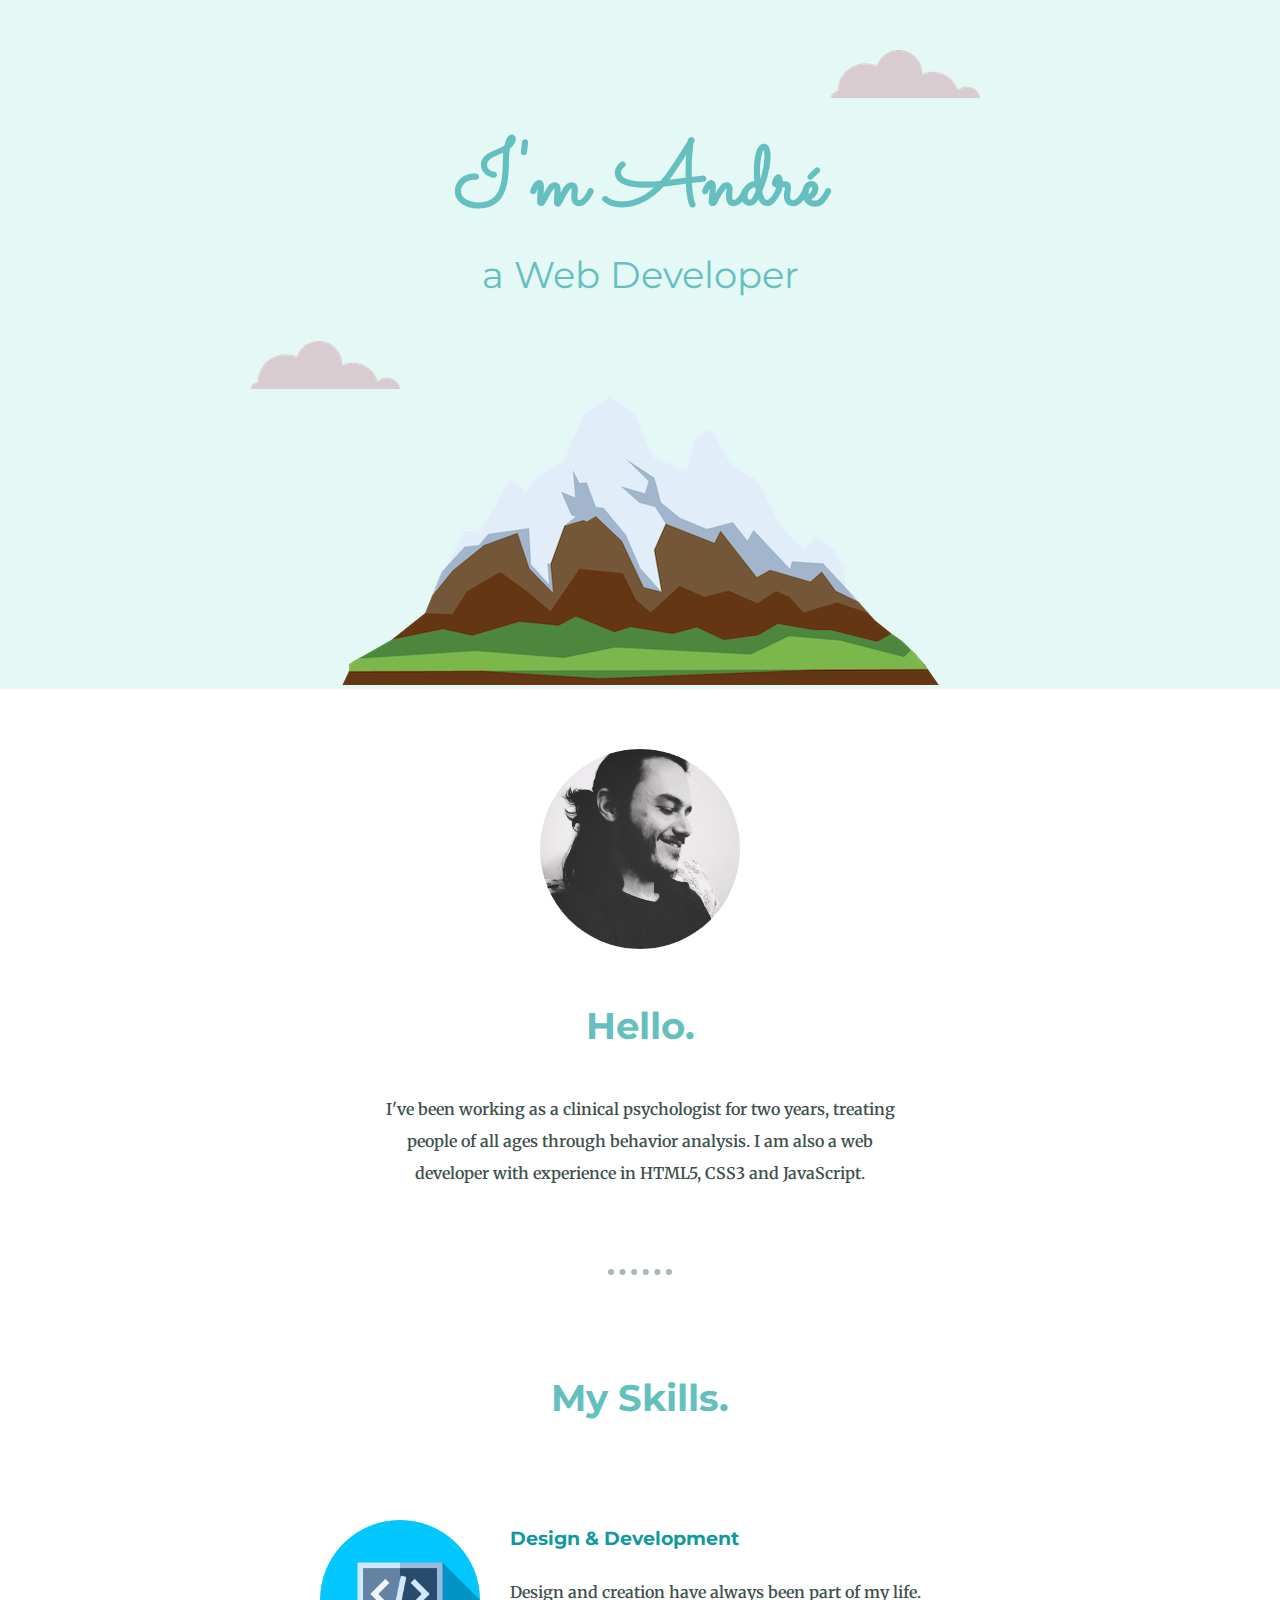
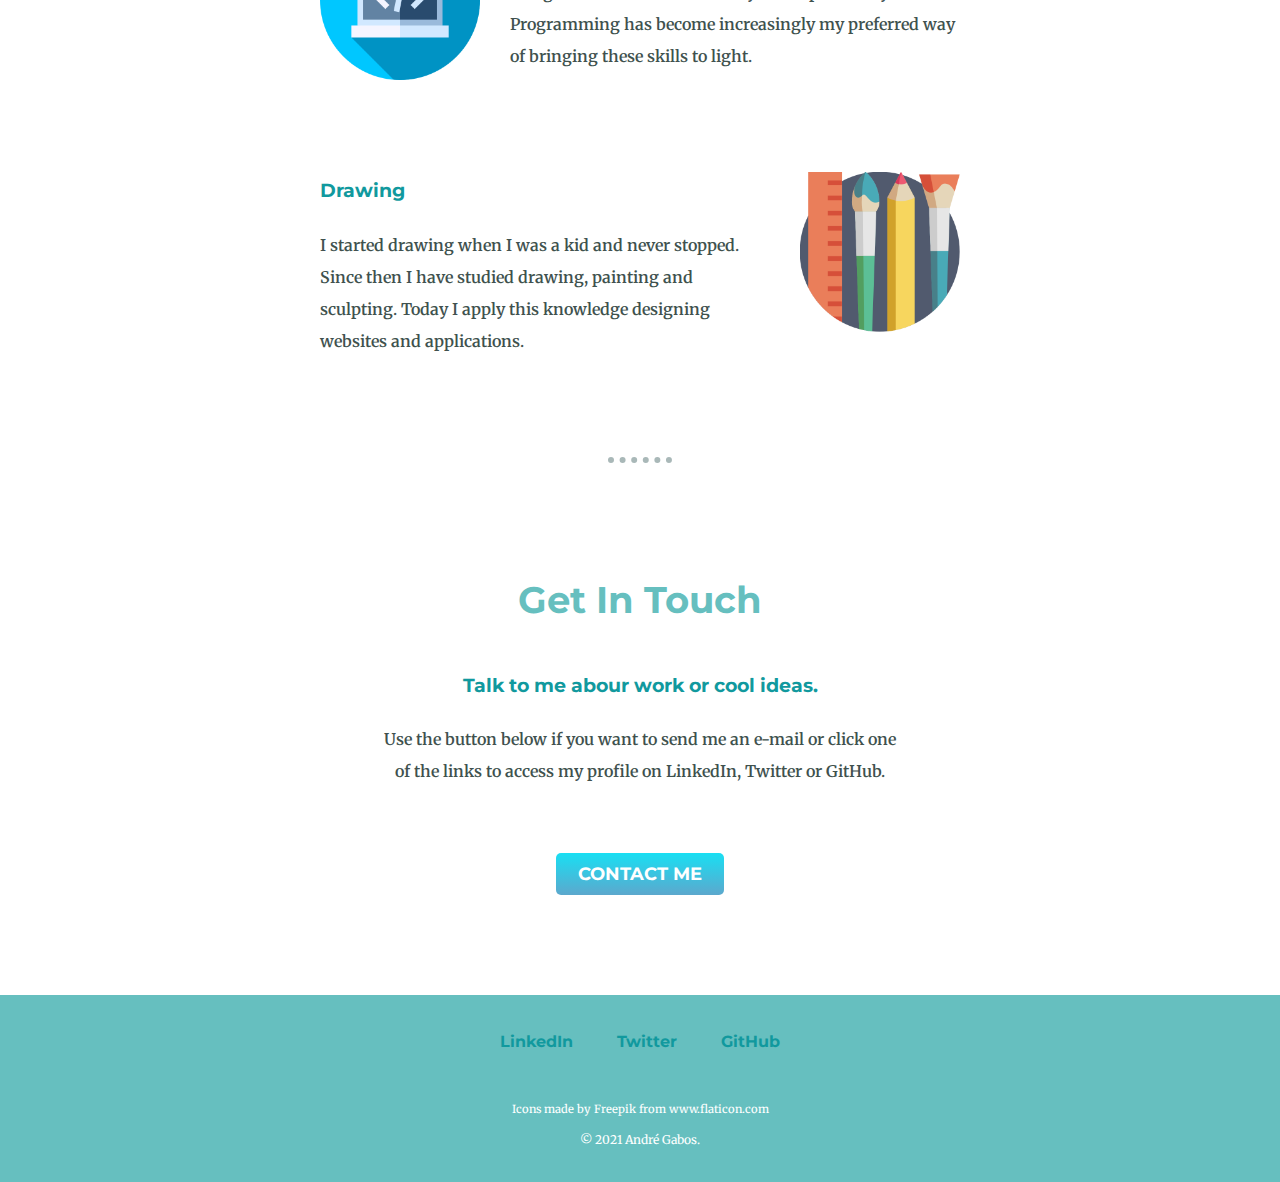
<file: index.html>
<!DOCTYPE html>
<html lang="en">
<head>
    <meta charset="UTF-8">
    <meta name="viewport" content="width=device-width, initial-scale=1.0">
    <title>André Gabos</title>
    <link rel="stylesheet" href="css/style.css">
    <link rel="icon" href="favicon.ico">
    <link rel="preconnect" href="https://fonts.gstatic.com">
    <link href="https://fonts.googleapis.com/css2?family=Merriweather&family=Montserrat&family=Sacramento&display=swap" rel="stylesheet">
</head>
<body>
   
    <div class="top">
        <img class="cloud1" src="images/cloud.png" alt="cloud1">
        <h1>I'm André</h1>
        <h2 id = "subtitle">a Web Developer</h2>
        <img class="cloud2" src="images/cloud.png" alt="cloud2">
        <img class="mountain" src="images/mountain.png" alt="mountain">
    </div>

    <div class="middle">
        <div class="profile">
          <img src="images/AndreCProfileCrop_200x200.jpg" alt="profile-pic">
          <h2>Hello.</h2>
          <p class="prof-text">I've been working as a clinical psychologist for two years, treating people of all ages through behavior analysis.
            I am also a web developer with experience in HTML5, CSS3 and JavaScript.</p>
        </div>
        <hr>
        <div class="skills">
          <h2>My Skills.</h2>
          <div class="skill-row">
                <img class="programming" src="images/programming.png" alt="programming icon">
                <h3>Design & Development</h3>
                <p>Design and creation have always been part of my life. Programming has become increasingly my preferred way of bringing these skills to light.</p>
            </div>
          <div class="skill-row">
            <img class="tools" src="images/tools.png" alt="drawing tools">
            <h3>Drawing</h3>
            <p>I started drawing when I was a kid and never stopped. Since then I have studied drawing, painting and sculpting. Today I apply this knowledge designing websites and applications.</p>
          </div>
        </div>
        <hr>
        <div class="contact-me">
          <h2>Get In Touch</h2>
          <h3>Talk to me abour work or cool ideas.</h3>
          <p>Use the button below if you want to send me an e-mail or click one of the links to access my profile on LinkedIn, Twitter or GitHub.</p>
          <a class="btn" href="mailto:andre.gabos@gmail.com">CONTACT ME</a>
        </div>
      </div>
      
      
      <div class="bottom">
        <a class="footer-link" href="www.linkedin.com/in/andre-gabos">LinkedIn</a>
        <a class="footer-link" href="https://twitter.com/andrevgabos">Twitter</a>
        <a class="footer-link last-link" href="https://github.com/Andre-Gabos">GitHub</a>
        
        <div class="icon-tag">
            Icons made by <a class="icon-link" href="https://www.freepik.com" title="Freepik">Freepik</a> from <a class="icon-link" href="https://www.flaticon.com/" title="Flaticon">www.flaticon.com</a>
        </div>

        <p class="copiright">© 2021 André Gabos.</p>
      </div>
      
</body>
</html>
</file>
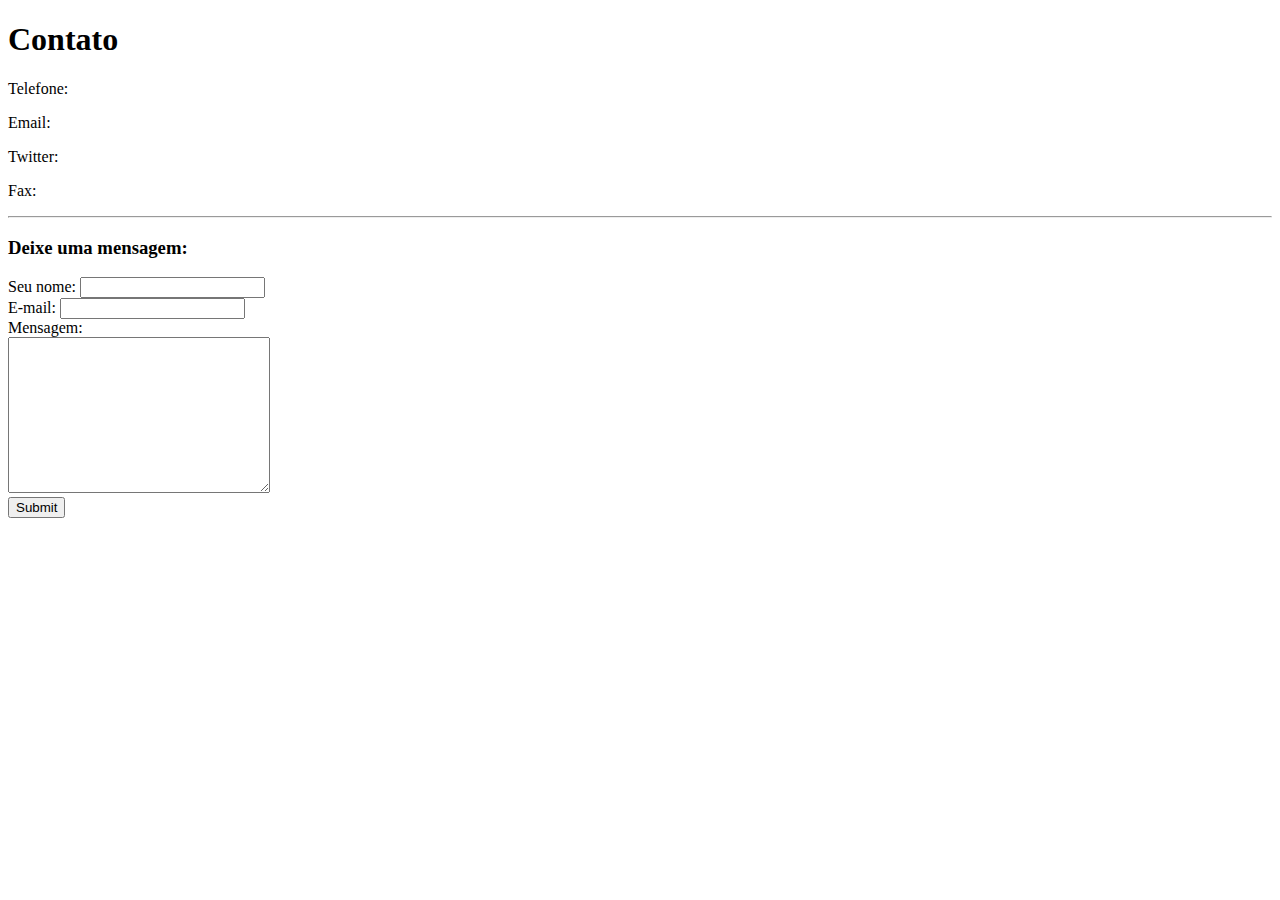
<file: contact.html>
<!DOCTYPE html>
<html lang="en">
<head>
    <meta charset="UTF-8">
    <meta name="viewport" content="width=device-width, initial-scale=1.0">
    <title>Informações de Contato</title>
</head>
<body>
    <h1>Contato</h1>
    <p>Telefone:</p>
    <P>Email:</P>
    <p>Twitter:</p>
    <p>Fax:</p>
    <hr>
    <h3>Deixe uma mensagem:</h3>
    <form action="mailto:andre.gabos@gmail.com" method="POST">
        <label for="">Seu nome:</label>
        <input type="text" name="yourName" id=""><br>
        <label for="">E-mail:</label>
        <input type="email" name="yourEmail" id=""><br>
        <label for="">Mensagem:</label><br>
        <textarea name="yourMessage" cols="30" rows="10"></textarea><br>
        <input type="submit" value="Submit">
    </form>
</body>
</html>
</file>
<file: css/style.css>
body{
    color: #40514E;
    margin: 0;
    text-align: center;
    font-family: 'Merriweather', serif;
}

h1 {
    margin: 20px auto 0 auto;
    font-family: 'Sacramento', cursive;
    font-size: 5.625rem;
    color: #66BFBF;
}

#subtitle {
    font-weight: normal;
    margin-top: 0px;
}

h2 {
    font-family: 'Montserrat', sans-serif;
    font-size: 2.3rem;
    color: #66BFBF;
}

h3 {
    font-family: 'Montserrat', sans-serif;
    color: #11999E;
    font-weight: bold;
}

hr {
    border-top-color: #a9b8b8;
    border-style: none;
    border-top-style: dotted;
    border-top-width: 6px;
    width: 5%;
}

.cloud1 {
    position: absolute;
    right: 300px;
    top: 50px;
}

.cloud2 {
    position: absolute;
    left: 250px;
    bottom: 300px;
}

.top {
    background-color: #e4f9f5;
    position: relative;
    padding-top: 100px;
    margin-bottom: 50px;
}

.middle {
    font-weight: 600;
}

.profile {
    width: 40%;
    margin: 60px auto 80px auto;
    line-height: 2;
}

.prof-text {
    color: #40514E;
}

.skills {
    margin-top: 100px;
}

.skill-row {
    width: 50%;
    margin: 100px auto 100px auto;
    text-align: left;
    line-height: 2;
}

.programming {
    width: 25%;
    float: left;
    margin-right: 30px;
}

.tools {
    width: 25%;
    float: right;
    margin-left: 30px;
}

.contact-me {
    width: 40%;
    margin: 100px auto 0 auto;
    line-height: 2;
}

.btn {
    background: #19DFF3;
    background-image: -webkit-linear-gradient(top, #19DFF3, #5CA8CD);
    background-image: -moz-linear-gradient(top, #19DFF3, #5CA8CD);
    background-image: -ms-linear-gradient(top, #19DFF3, #5CA8CD);
    background-image: -o-linear-gradient(top, #19DFF3, #5CA8CD);
    background-image: -webkit-gradient(to bottom, #19DFF3, #5CA8CD);
    -webkit-border-radius: 5px;
    -moz-border-radius: 5px;
    border-radius: 5px;
    color: #FFFFFF;
    font-family: 'Montserrat', sans-serif;
    font-size: 1.125rem;
    font-weight: bold;
    padding: 12px 22px 12px 22px;
    text-decoration: none;
    display: inline-block;
    cursor: pointer;
    text-align: center;
    line-height: 1;
    position: relative;
    top: 50px;
 }
 
 .btn:hover {
    border: solid #337FED 0;
    background: #3DD3F6;
    background-image: -webkit-linear-gradient(top, #3DD3F6, #1E85D0);
    background-image: -moz-linear-gradient(top, #3DD3F6, #1E85D0);
    background-image: -ms-linear-gradient(top, #3DD3F6, #1E85D0);
    background-image: -o-linear-gradient(top, #3DD3F6, #1E85D0);
    background-image: -webkit-gradient(to bottom, #3DD3F6, #1E85D0);
    -webkit-border-radius: 5px;
    -moz-border-radius: 5px;
    border-radius: 5px;
    text-decoration: none;
 }

.bottom {
    margin-top: 150px;
    padding: 30px;
    background-color: #66BFBF;
    line-height: 2;

}

.footer-link {
    color: #11999E;
    font-family: 'Montserrat', sans-serif;
    font-weight: bold;
}

a {
    margin: 0 20px 0;
    text-decoration: none;
}

a:hover {
    color: #eaf6f6;
}

.icon-tag{
    color: #FFFFFF;
    font-size: 0.70rem;
    margin-top: 40px;
}

.icon-link {
    color: #FFFFFF;
    font-size: 0.70rem;
    margin: 0;
}

.copiright {
    color: #FFFFFF;
    font-size: 0.75rem;
    margin: 8px 0 0;
}
</file>
